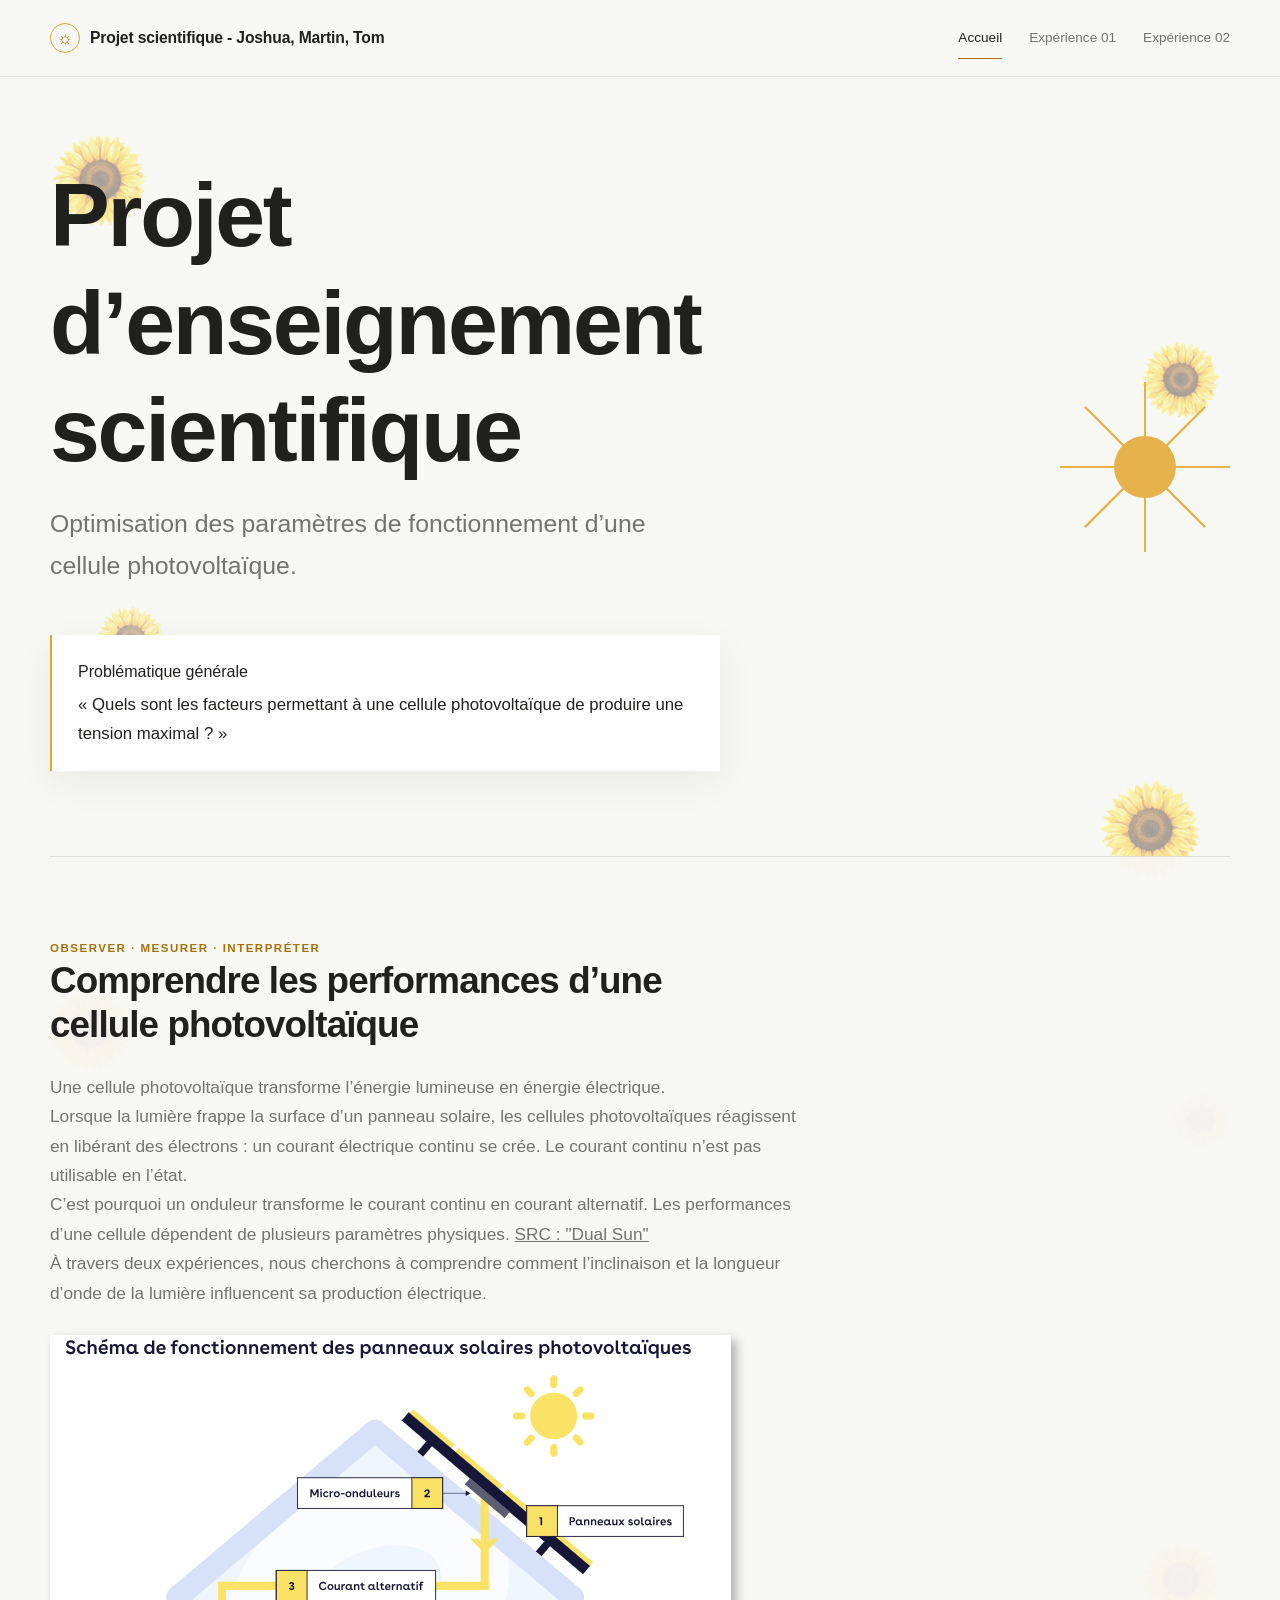
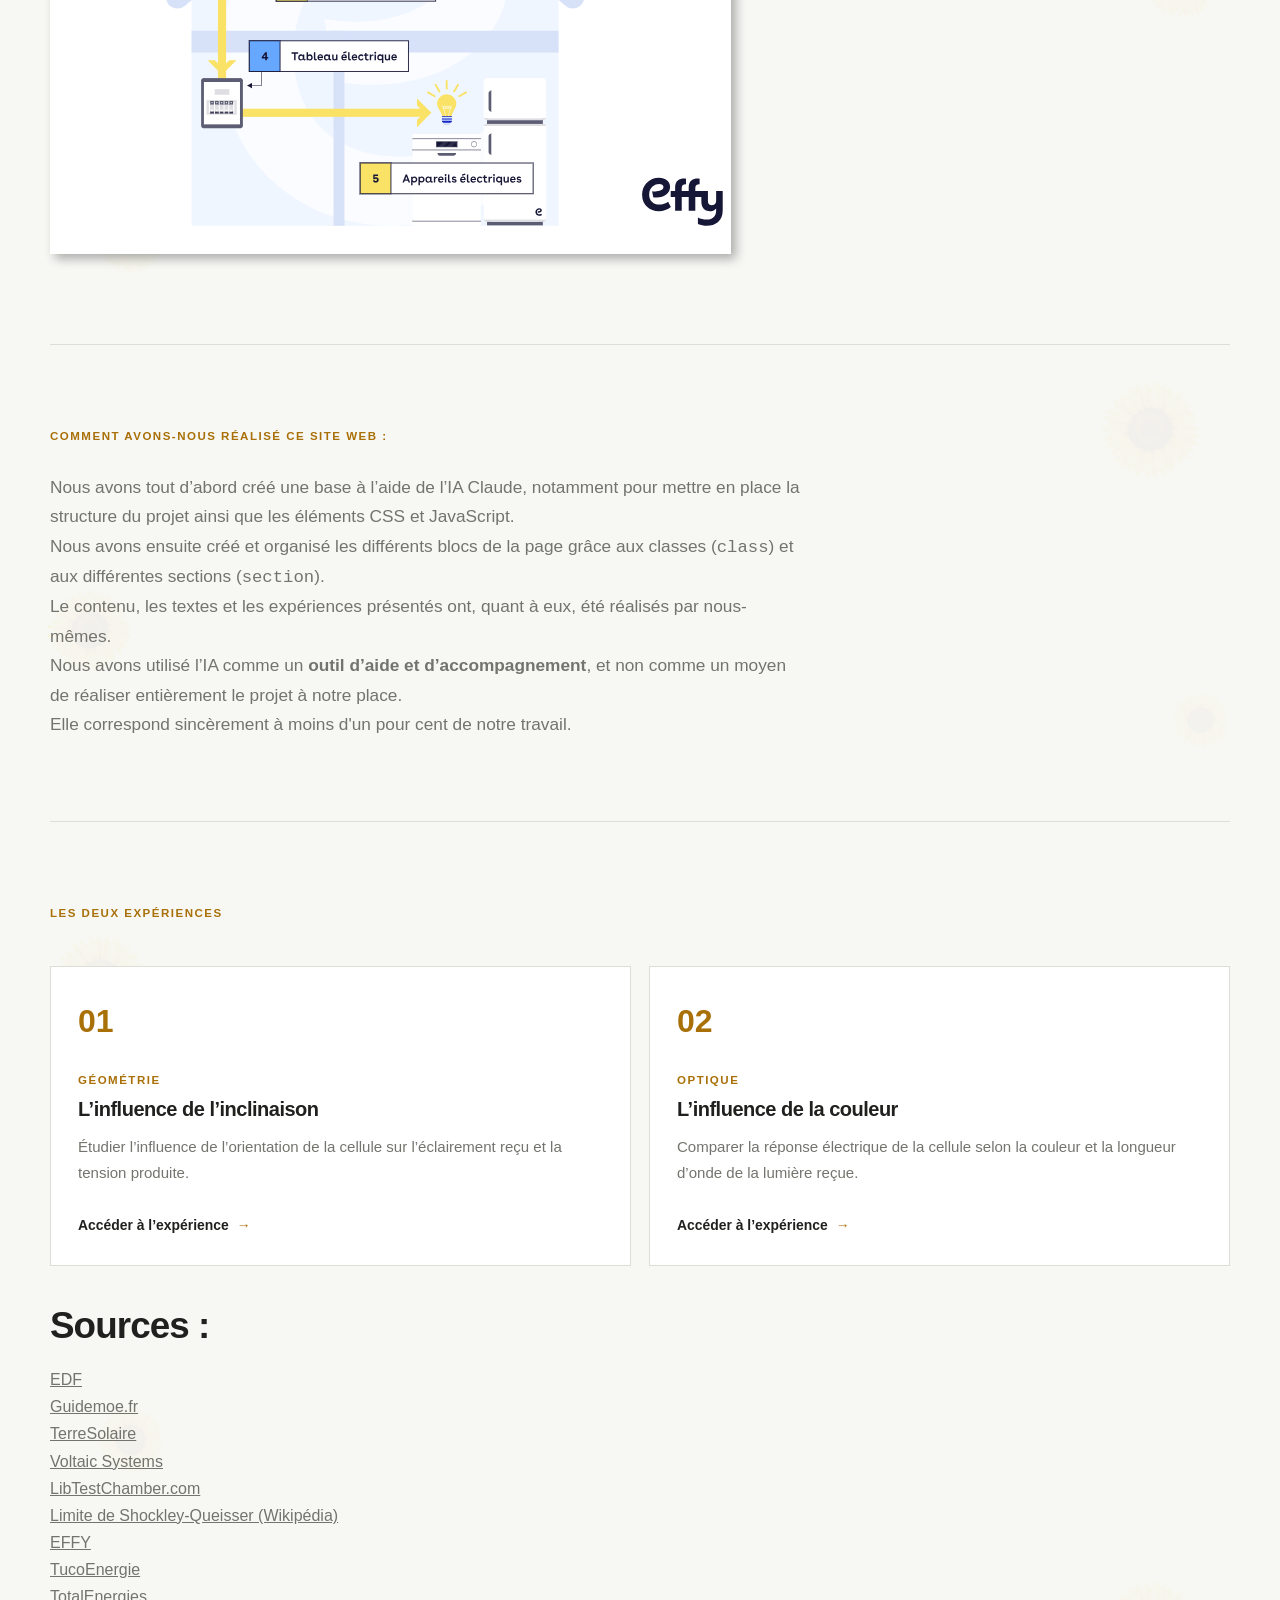
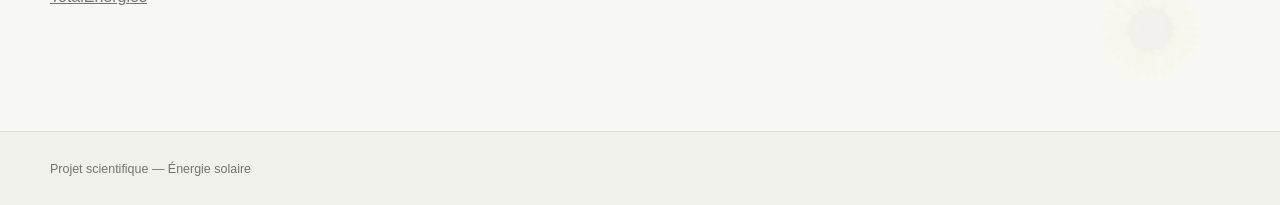
<file: index.html>
<!DOCTYPE html>
<html lang="fr">
<head>
  <meta charset="UTF-8">
  <meta name="viewport" content="width=device-width, initial-scale=1.0">
  <meta name="description" content="Projet scientifique sur l'optimisation des performances d'une cellule photovoltaïque.">
  <title>Projet scientifique - Joshua, Martin, Tom P09</title>
  <link rel="stylesheet" href="style.css">
  <script src="script.js" defer></script>
  <link rel="icon" href="Images/favicon.png" type="image/png">
</head>

<body>
  <header class="site-header">
    <div class="container nav-container">
      <a class="brand" href="index.html">
        <span class="brand-mark">☼</span>
        <span>Projet scientifique - Joshua, Martin, Tom</span>
      </a>

      <button class="menu-toggle" aria-label="Ouvrir le menu">☰</button>

      <nav class="main-nav" aria-label="Navigation principale">
        <a class="active" href="index.html">Accueil</a>
        <a href="experience1.html">Expérience 01</a>
        <a href="experience2.html">Expérience 02</a>
      </nav>
    </div>
  </header>

  <main>
    <section class="hero container">
      <div class="hero-content">
        <h1>Projet d’enseignement scientifique</h1>
        <p class="hero-subtitle">
          Optimisation des paramètres de fonctionnement
          d’une cellule photovoltaïque.
        </p>

        <div class="question-box">
          <span class="question-label">Problématique générale</span>
          <p>
            « Quels sont les facteurs permettant à une cellule photovoltaïque
            de produire une tension maximal ? »
          </p>
        </div>
      </div>

      <div class="solar-symbol" aria-hidden="true">
        <div class="sun-core"></div>
        <div class="ray ray-1"></div>
        <div class="ray ray-2"></div>
        <div class="ray ray-3"></div>
        <div class="ray ray-4"></div>
        <div class="ray ray-5"></div>
        <div class="ray ray-6"></div>
        <div class="ray ray-7"></div>
        <div class="ray ray-8"></div>
      </div>
    </section>

    <section class="intro-section container">
      <div class="section-heading">
        <p class="eyebrow">Observer · Mesurer · Interpréter</p>
        <h2>Comprendre les performances d’une cellule photovoltaïque</h2>
      </div>

      <p class="intro-text">
        Une cellule photovoltaïque transforme l’énergie lumineuse en énergie
        électrique.<br> Lorsque la lumière frappe la surface d’un panneau solaire,
        les cellules photovoltaïques réagissent en libérant des électrons : un courant électrique continu se crée.
        Le courant continu n’est pas utilisable en l’état.<br>
        C’est pourquoi un onduleur transforme le courant continu en courant alternatif.
        Les performances d’une cellule dépendent de plusieurs paramètres
        physiques. <a style="text-decoration: underline;" href="https://dualsun.com/guides/panneau-solaire/fonctionnement-panneau-solaire/">SRC : "Dual Sun"</a> <br>
        À travers deux expériences, nous cherchons à comprendre
        comment l’inclinaison et la longueur d’onde de la
        lumière influencent sa production électrique.<br>
      </p>
      <br>
      <img class="mon-element" src="Images/Schema_fonctionnement_Panneaux.png" alt="Schéma du fonctionnement d'un panneau solaire">
    </section>

    <section class="intro-section container">
      <div class="section-heading">
        <p class="eyebrow">Comment avons-nous réalisé ce site web :</p>
      </div>

      <div class="intro-text">
        <p>
          Nous avons tout d’abord créé une base à l’aide de l’IA Claude,
          notamment pour mettre en place la structure du projet ainsi que
          les éléments CSS et JavaScript.
        </p>

        <p>
          Nous avons ensuite créé et organisé les différents blocs de la page
          grâce aux classes (<code>class</code>) et aux différentes sections
          (<code>section</code>).
        </p>

        <p>
          Le contenu, les textes et les expériences présentés ont,
          quant à eux, été réalisés par nous-mêmes.
        </p>

        <p>
          Nous avons utilisé l’IA comme un <strong>outil d’aide et d’accompagnement</strong>,
          et non comme un moyen de réaliser entièrement le projet à notre place.<br>
          Elle correspond sincèrement à moins d'un pour cent de notre travail.
        </p>
      </div>
    </section>

    <section class="experiments-section container">
      <div class="section-heading">
        <p class="eyebrow">Les deux expériences</p>
      </div>

      <div class="experiment-grid">
        <article class="experiment-card">
          <div class="card-number">01</div>
          <div>
            <p class="card-tag">Géométrie</p>
            <h3>L’influence de l’inclinaison</h3>
            <p>
              Étudier l’influence de l’orientation de la cellule sur
              l’éclairement reçu et la tension produite.
            </p>
            <a class="text-link" href="experience1.html">
              Accéder à l’expérience <span>→</span>
            </a>
          </div>
        </article>

        <article class="experiment-card">
          <div class="card-number">02</div>
          <div>
            <p class="card-tag">Optique</p>
            <h3>L’influence de la couleur</h3>
            <p>
              Comparer la réponse électrique de la cellule selon la couleur et
              la longueur d’onde de la lumière reçue.
            </p>
            <a class="text-link" href="experience2.html">
              Accéder à l’expérience <span>→</span>
            </a>
          </div>
        </article>
      </div>

      <section class="content-section open-section">
        <h2>Sources :</h2>
        <p class="section-intro"></p>
        <p>
          <a href="https://www.actu-environnement.com/in/edf_enr/art01.php" style="text-decoration: underline;" target="_blank">EDF</a><br>
          <a href="https://www.guidemoe.fr/actu/239/pourquoi-les-panneaux-solaires-sont-ils-inclines-a-30-degres" style="text-decoration: underline;" target="_blank">Guidemoe.fr</a><br>
          <a href="https://terresolaire.com/" style="text-decoration: underline;" target="_blank">TerreSolaire</a><br>
          <a href="https://blog.voltaicsystems.com/solar-charger-tutorial-part-1/" style="text-decoration: underline;" target="_blank">Voltaic Systems</a><br>
          <a href="https://fr.libtestchamber.com/blog/what-is-the-spectral-response-of-a-solar-panel-and-its-impact-on-performance-2237026.html" style="text-decoration: underline;" target="_blank">LibTestChamber.com</a><br>
          <a href="https://en.wikipedia.org/wiki/Shockley%E2%80%93Queisser_limit" style="text-decoration: underline;" target="_blank">Limite de Shockley-Queisser (Wikipédia)</a><br>
          <a href="https://www.effy.fr/travaux-energetique/solaire/fonctionnement-panneaux-solaire" style="text-decoration: underline;" target="_blank">EFFY</a><br>
          <a href="https://www.tucoenergie.fr/guides/fonctionnement-panneau-photovoltaique" style="text-decoration: underline;" target="_blank">TucoEnergie</a><br>
          <a href="https://www.totalenergies.fr/particuliers/nos-services/autoconsommation-solaire/fonctionnement-panneaux-photovoltaiques" style="text-decoration: underline;" target="_blank">TotalEnergies</a>
        </p>
      </section>
    </section>
  </main>

  <footer class="site-footer">
    <div class="container footer-content">
      <p>Projet scientifique — Énergie solaire</p>
    </div>
  </footer>
</body>
</html>
</file>
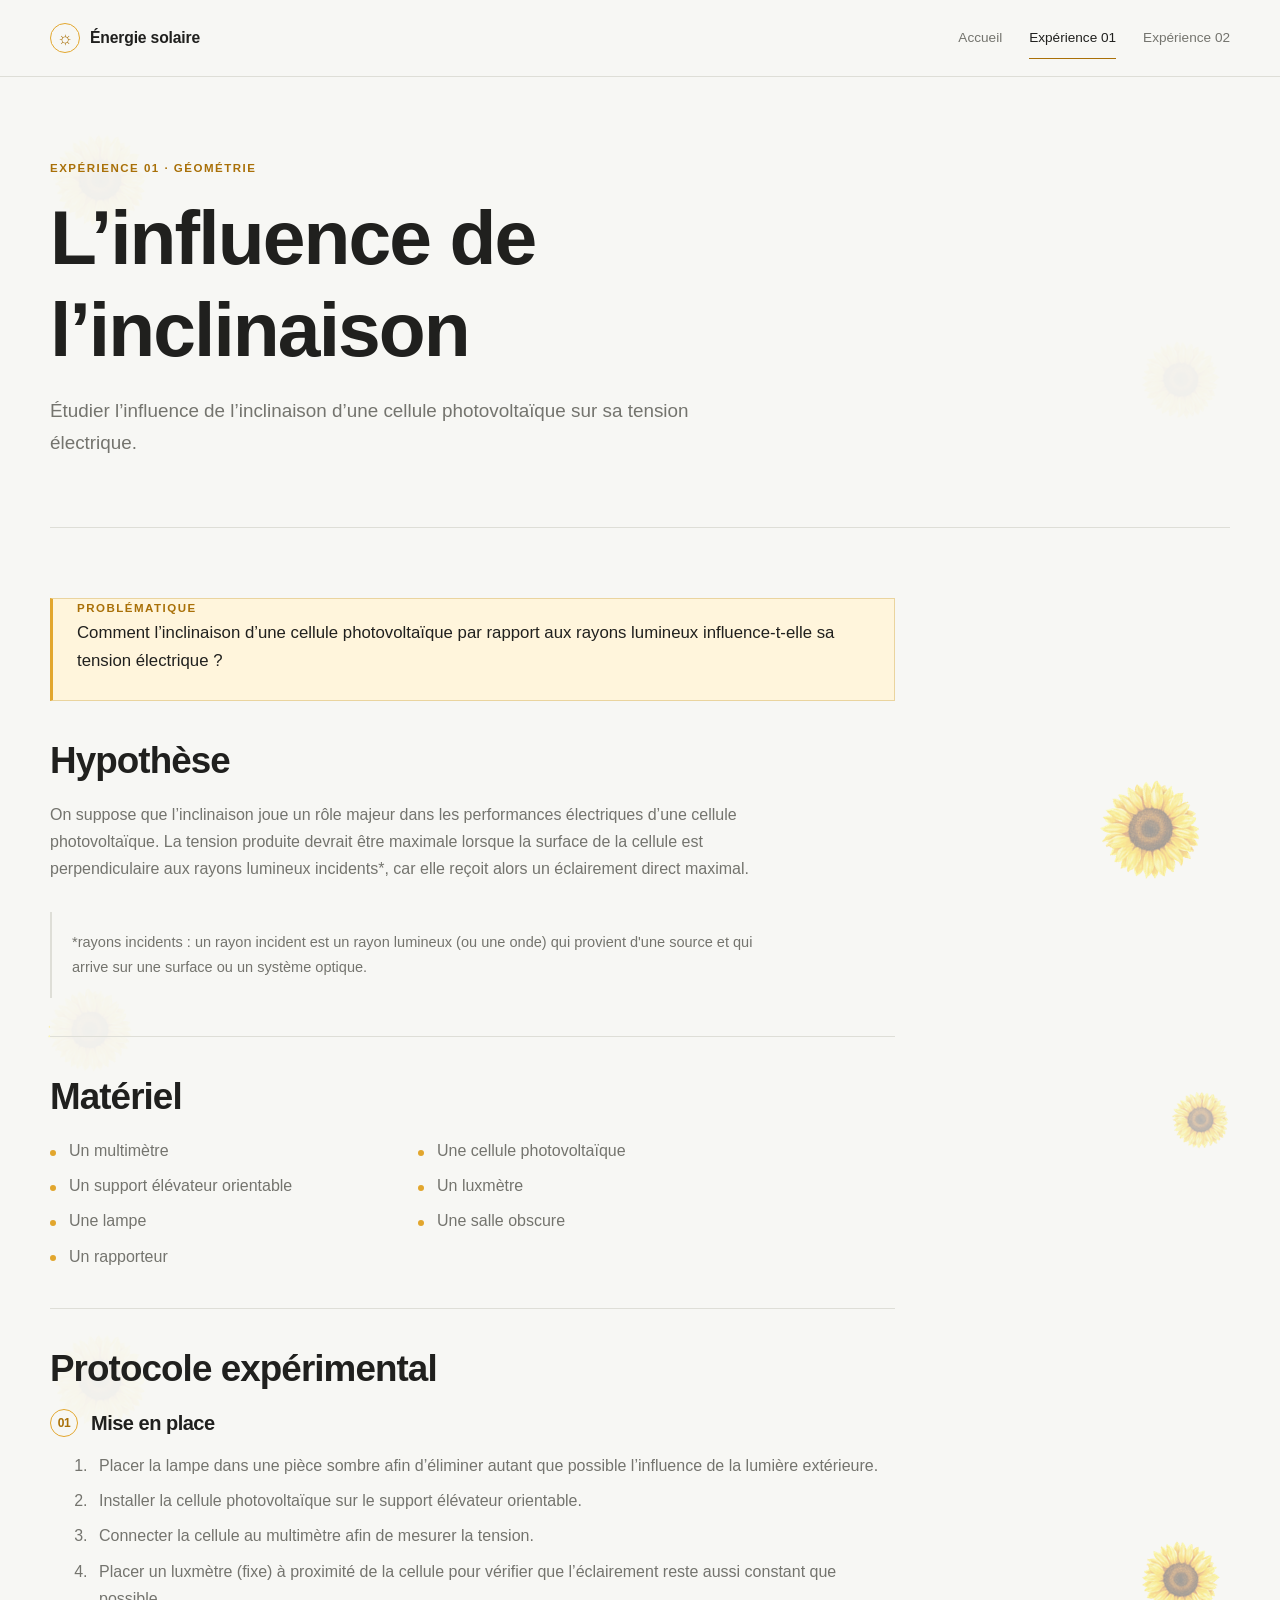
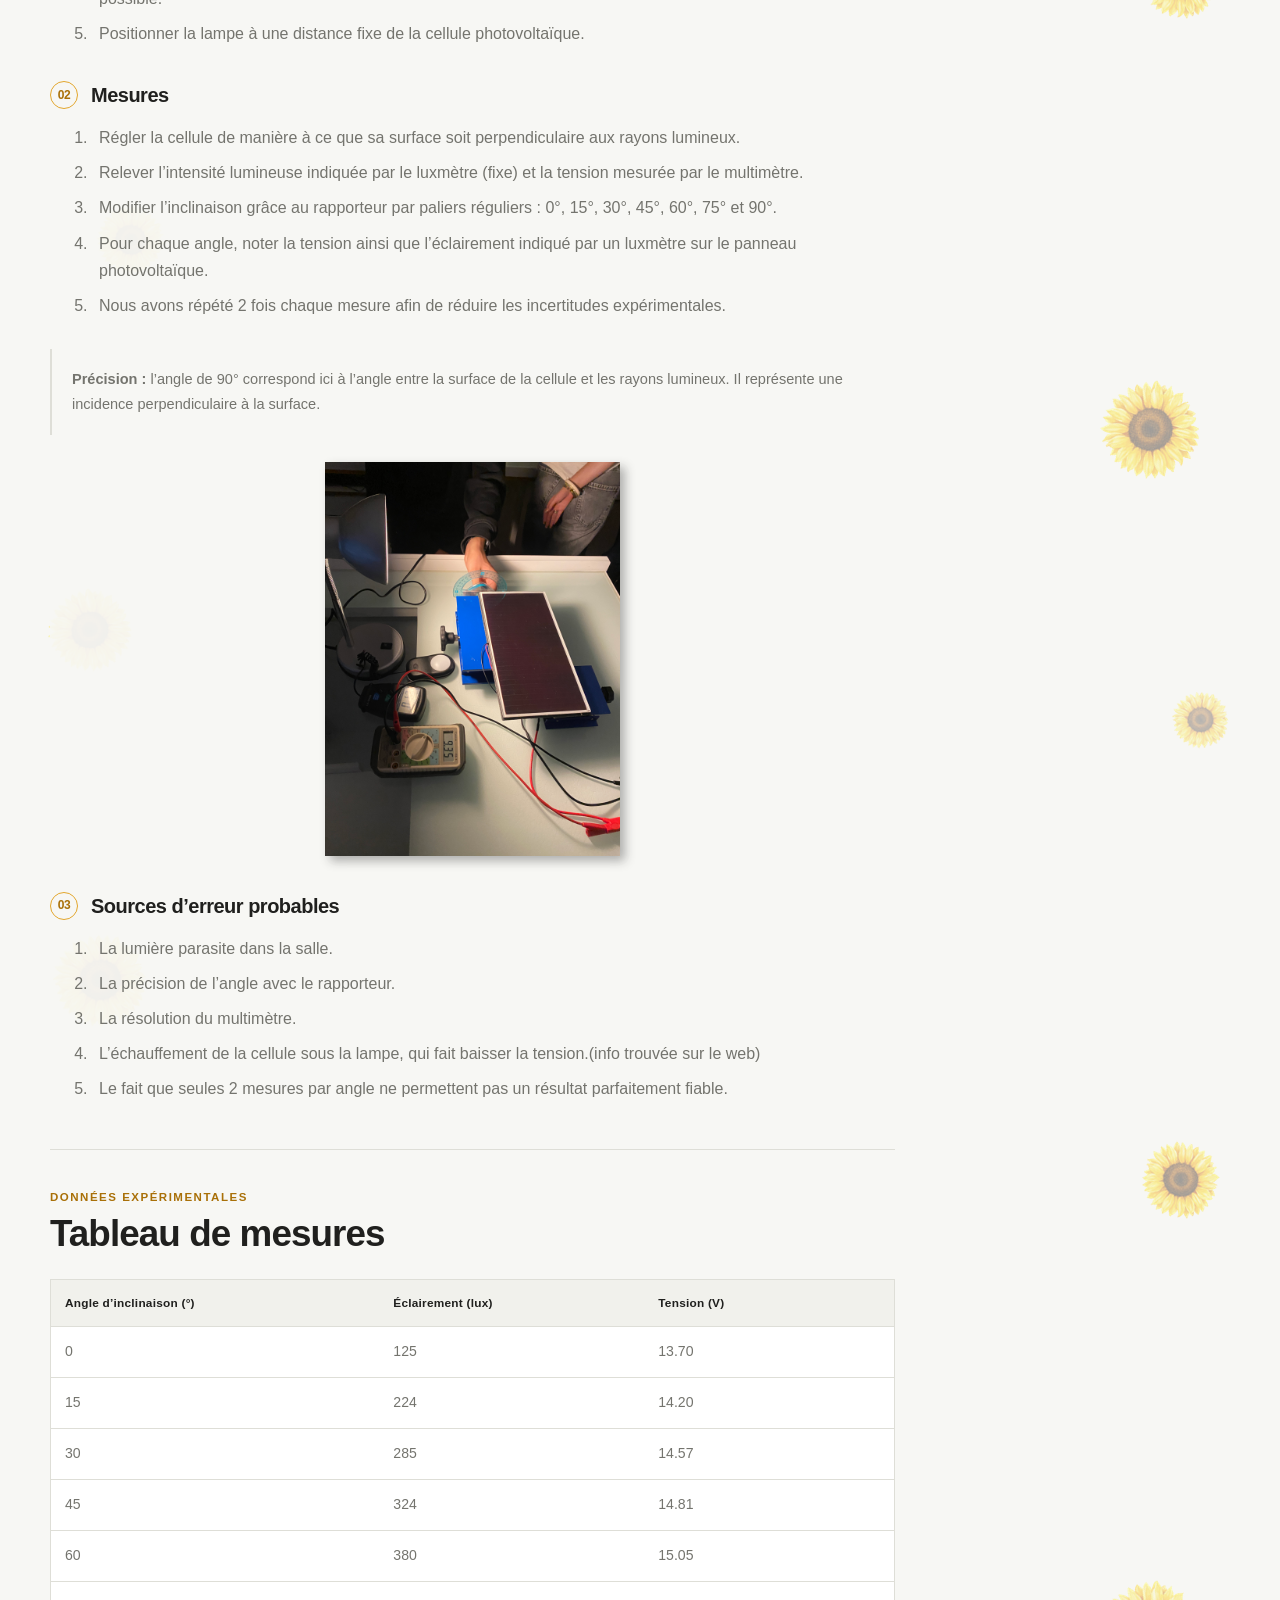
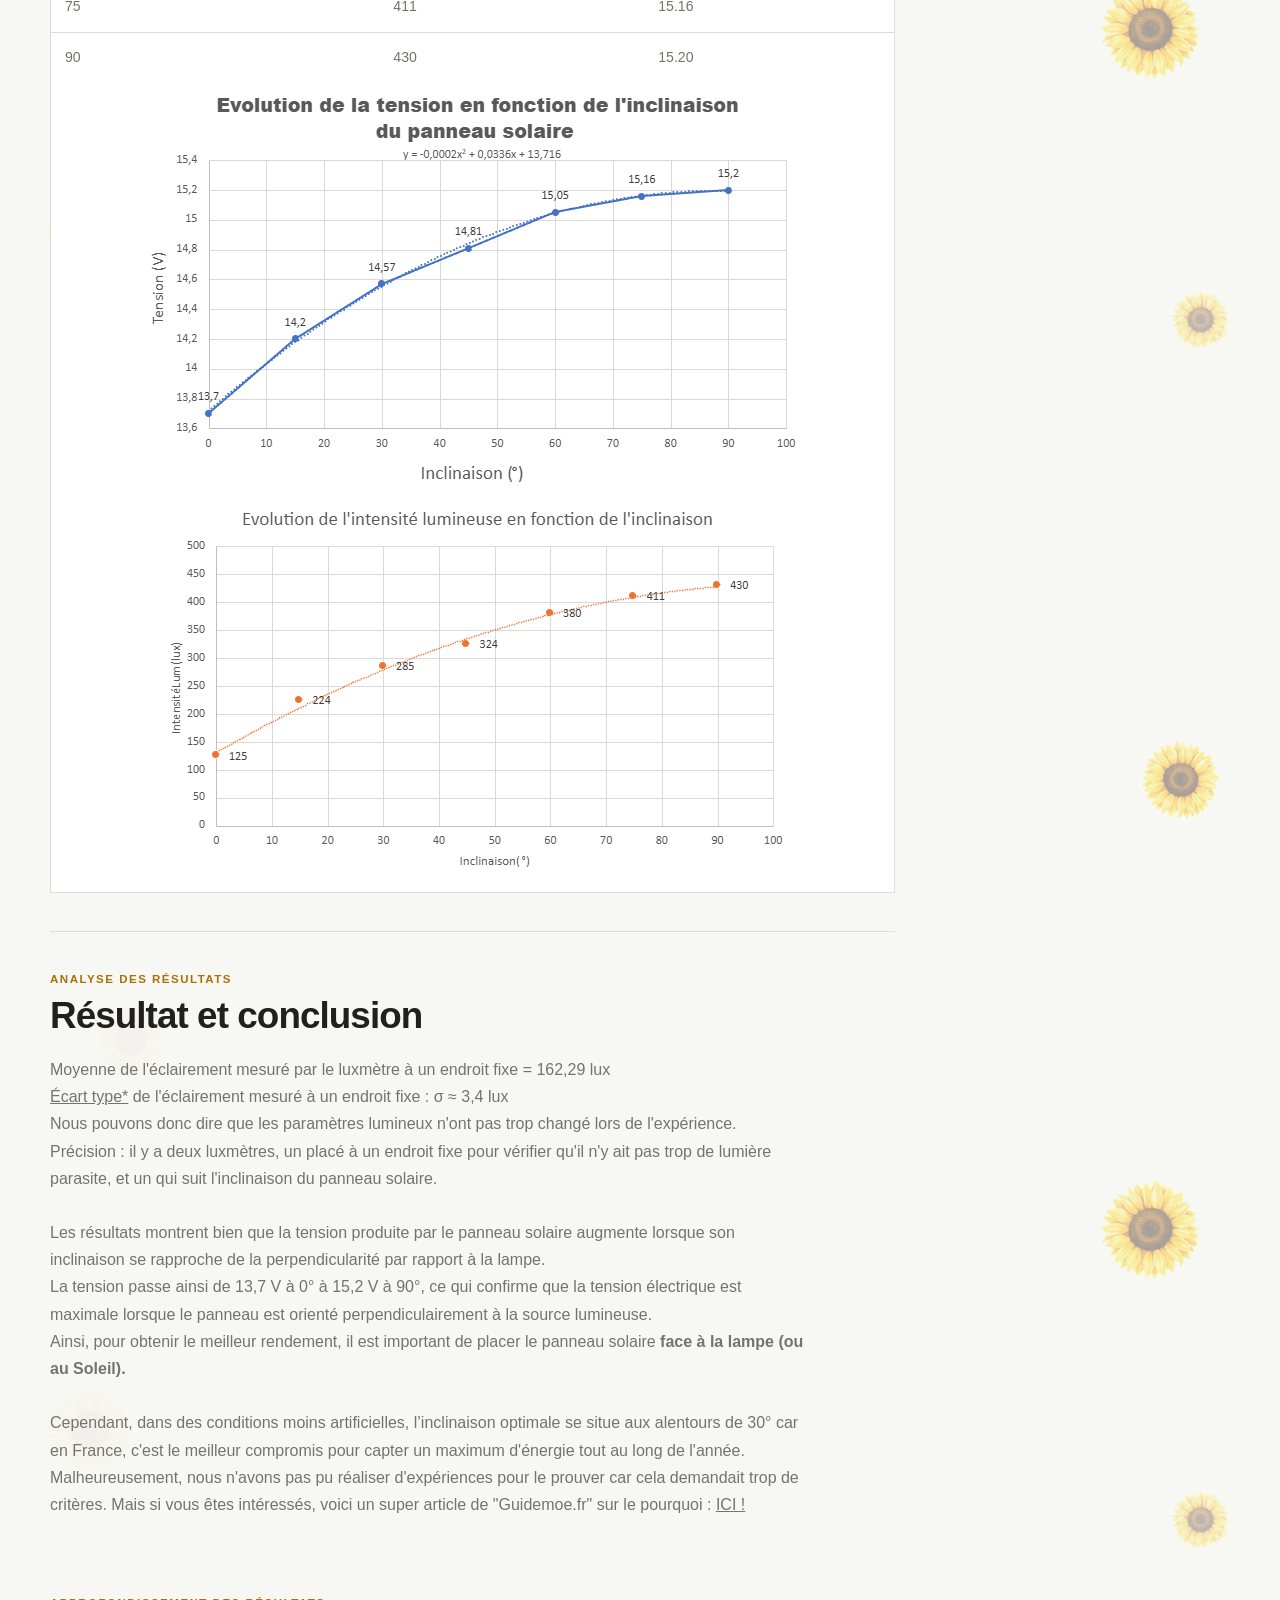
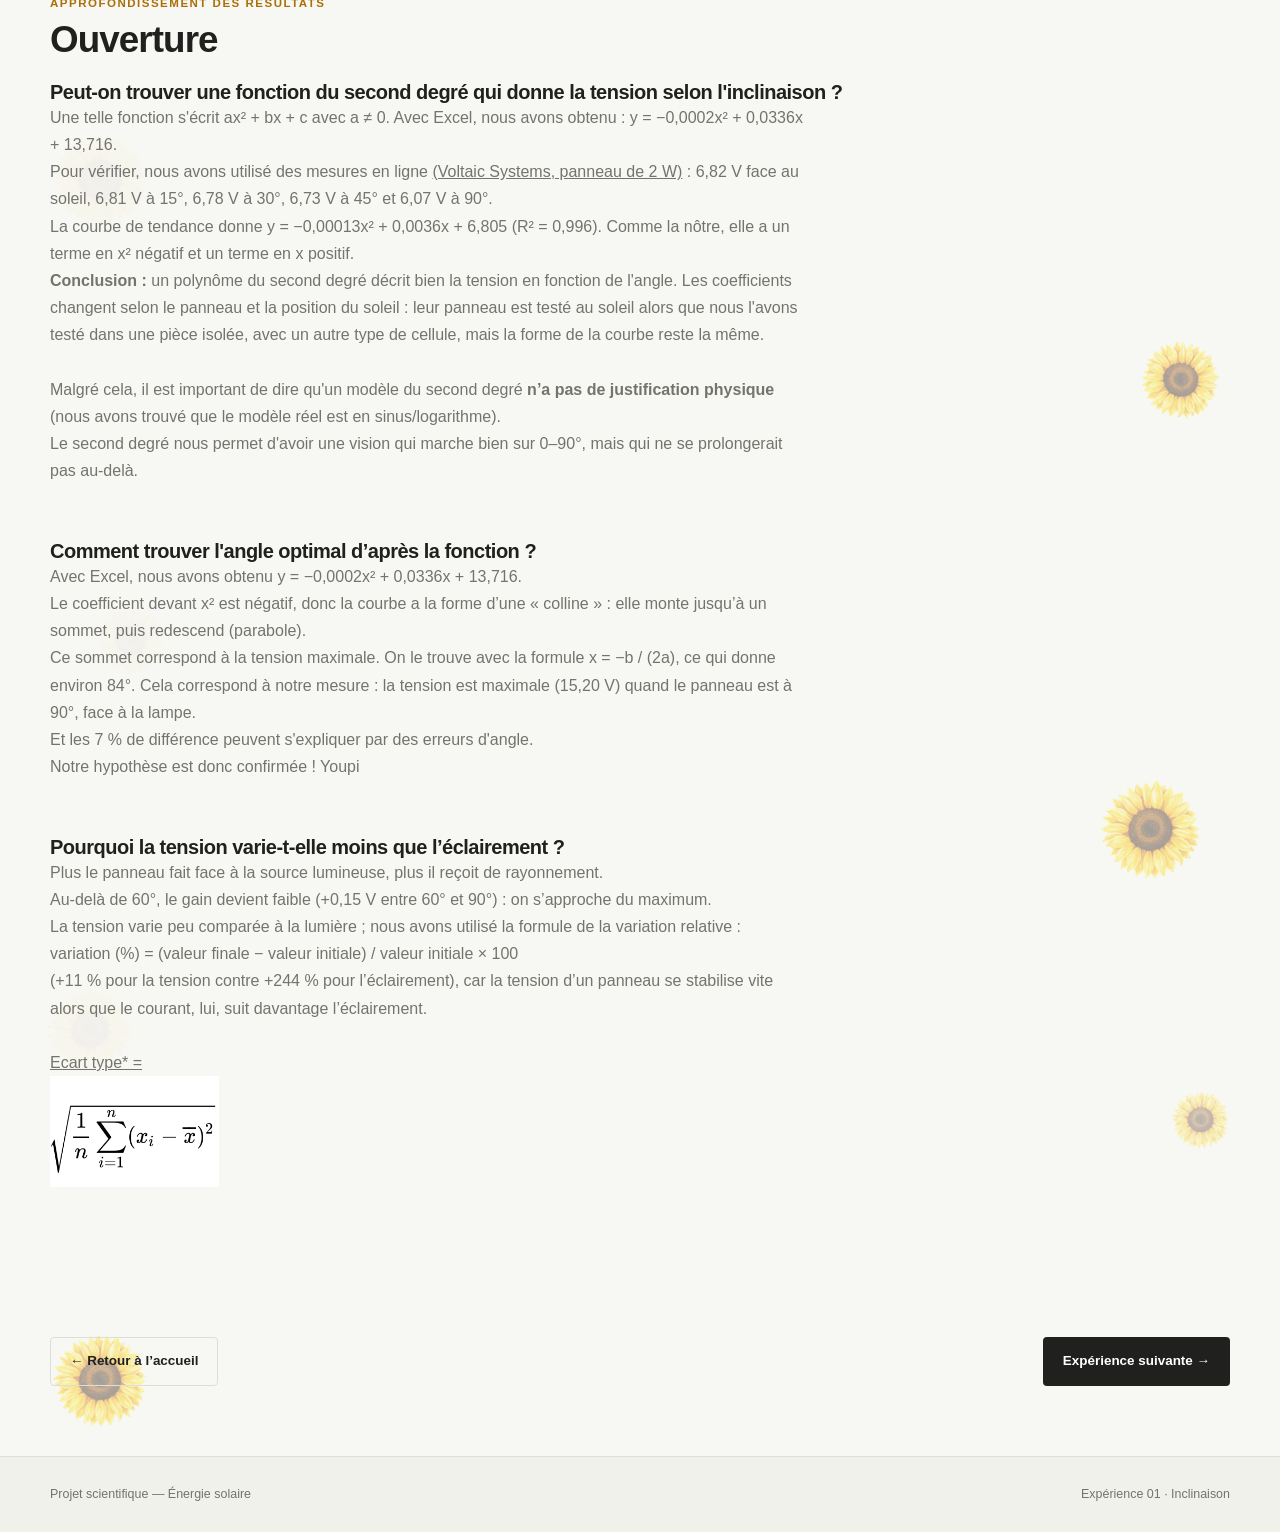
<file: experience1.html>
<!DOCTYPE html>
<html lang="fr">
<head>
  <meta charset="UTF-8">
  <meta name="viewport" content="width=device-width, initial-scale=1.0">
  <meta name="description" content="Expérience sur l'influence de l'inclinaison d'une cellule photovoltaïque.">
  <title>Expérience 01 — Inclinaison</title>
  <link rel="stylesheet" href="style.css">
  <script src="script.js" defer></script>
  <link rel="icon" href="Images/favicon.png" type="image/png">
</head>

<body>
  <header class="site-header">
    <div class="container nav-container">
      <a class="brand" href="index.html">
        <span class="brand-mark">☼</span>
        <span>Énergie solaire</span>
      </a>

      <button class="menu-toggle" aria-label="Ouvrir le menu">☰</button>

      <nav class="main-nav" aria-label="Navigation principale">
        <a href="index.html">Accueil</a>
        <a class="active" href="experience1.html">Expérience 01</a>
        <a href="experience2.html">Expérience 02</a>
      </nav>
    </div>
  </header>

  <main>
    <section class="experiment-header container">
      <p class="eyebrow">Expérience 01 · Géométrie</p>
      <h1>L’influence de l’inclinaison</h1>
      <p class="lead">
        Étudier l’influence de l’inclinaison d’une cellule photovoltaïque
        sur sa tension électrique.
      </p>
    </section>

    <div class="container experiment-layout">
      <article class="content-column">
        <section class="content-section problem-box">
          <p class="section-label">Problématique</p>
          <p>
            Comment l’inclinaison d’une cellule photovoltaïque par rapport
            aux rayons lumineux influence-t-elle sa tension électrique ?
          </p>
        </section>

        <section class="content-section">
          <h2>Hypothèse</h2>
          <p>
            On suppose que l’inclinaison joue un rôle majeur dans les
            performances électriques d’une cellule photovoltaïque. La tension
            produite devrait être maximale lorsque la surface de la cellule
            est perpendiculaire aux rayons lumineux incidents*, car elle reçoit
            alors un éclairement direct maximal.
          </p>
          <p class="note">
            *rayons incidents : un rayon incident est un rayon lumineux (ou une onde)
            qui provient d'une source et qui arrive sur une surface ou un système optique.
          </p>
        </section>

        <section class="content-section">
          <h2>Matériel</h2>
          <ul class="material-list">
            <li>Un multimètre</li>
            <li>Une cellule photovoltaïque</li>
            <li>Un support élévateur orientable</li>
            <li>Un luxmètre</li>
            <li>Une lampe</li>
            <li>Une salle obscure</li>
            <li>Un rapporteur</li>
          </ul>
        </section>

        <section class="content-section">
          <h2>Protocole expérimental</h2>

          <div class="step-block">
            <h3><span>01</span> Mise en place</h3>
            <ol>
              <li>Placer la lampe dans une pièce sombre afin d’éliminer autant que possible l’influence de la lumière extérieure.</li>
              <li>Installer la cellule photovoltaïque sur le support élévateur orientable.</li>
              <li>Connecter la cellule au multimètre afin de mesurer la tension.</li>
              <li>Placer un luxmètre (fixe) à proximité de la cellule pour vérifier que l’éclairement reste aussi constant que possible.</li>
              <li>Positionner la lampe à une distance fixe de la cellule photovoltaïque.</li>
            </ol>
          </div>

          <div class="step-block">
            <h3><span>02</span> Mesures</h3>
            <ol>
              <li>Régler la cellule de manière à ce que sa surface soit perpendiculaire aux rayons lumineux.</li>
              <li>Relever l’intensité lumineuse indiquée par le luxmètre (fixe) et la tension mesurée par le multimètre.</li>
              <li>Modifier l’inclinaison grâce au rapporteur par paliers réguliers : 0°, 15°, 30°, 45°, 60°, 75° et 90°.</li>
              <li>Pour chaque angle, noter la tension ainsi que l’éclairement indiqué par un luxmètre sur le panneau photovoltaïque.</li>
              <li>Nous avons répété 2 fois chaque mesure afin de réduire les incertitudes expérimentales.</li>
            </ol>
          </div>

          <div class="note">
            <strong>Précision :</strong> l’angle de 90° correspond ici à
            l’angle entre la surface de la cellule et les rayons lumineux.
            Il représente une incidence perpendiculaire à la surface.
          </div>

          <br> 
          <div style="text-align: center;">
            <img class="mon-element" src="Images/Exp1_Realisation.jpeg" alt="Réalisation de l'expérience 1" width="35%">
          </div>

          <br>
          <div class="step-block">
            <h3><span>03</span> Sources d’erreur probables</h3>
            <ol>
              <li>La lumière parasite dans la salle.</li>
              <li>La précision de l’angle avec le rapporteur.</li>
              <li>La résolution du multimètre.</li>
              <li>L’échauffement de la cellule sous la lampe, qui fait baisser la tension.(info trouvée sur le web)</li>
              <li>Le fait que seules 2 mesures par angle ne permettent pas un résultat parfaitement fiable.</li>
            </ol>
          </div>
        </section>

        <section class="content-section">
          <div class="section-title-row">
            <div>
              <p class="section-label">Données expérimentales</p>
              <h2>Tableau de mesures</h2>
            </div>
          </div>

          <div class="table-wrapper">
            <table data-table-id="inclinaison">
              <thead>
                <tr>
                  <th>Angle d’inclinaison (°)</th>
                  <th>Éclairement (lux)</th>
                  <th>Tension (V)</th>
                </tr>
              </thead>
              <tbody>
                <tr><td>0</td>   <td>125</td>  <td>13.70</td></tr>
                <tr><td>15</td>  <td>224</td>  <td>14.20</td></tr>
                <tr><td>30</td>  <td>285</td>  <td>14.57</td></tr>
                <tr><td>45</td>  <td>324</td>  <td>14.81</td></tr>
                <tr><td>60</td>  <td>380</td>  <td>15.05</td></tr>
                <tr><td>75</td>  <td>411</td>  <td>15.16</td></tr>
                <tr><td>90</td>  <td>430</td>  <td>15.20</td></tr>
              </tbody>
            </table>

            <div style="text-align: center;">
              <img src="Images/Courbe_volt_degrés.png" alt="Courbe de la tension en fonction de l'angle d'inclinaison"> <br>
              <img src="Images/Courbe_lux_inc.png" alt="Courbe de l'éclairement en fonction de l'angle d'inclinaison">
            </div>
          </div>
        </section>

        <section class="content-section expected-result">
          <p class="section-label">Analyse des résultats</p>
          <h2>Résultat et conclusion</h2>
          <p>
            Moyenne de l'éclairement mesuré par le luxmètre à un endroit fixe = 162,29 lux <br>
            <a style="text-decoration: underline;">Écart type*</a> de l'éclairement mesuré à un endroit fixe : σ ≈ 3,4 lux <br>
            Nous pouvons donc dire que les paramètres lumineux n'ont pas trop changé lors de l'expérience.<br>
            Précision : il y a deux luxmètres, un placé à un endroit fixe pour vérifier qu'il n'y ait pas trop de lumière parasite, et un qui suit l'inclinaison du panneau solaire.<br><br>

            Les résultats montrent bien que la tension produite par le panneau solaire
            augmente lorsque son inclinaison se rapproche de la perpendicularité par rapport à la lampe.<br>
            La tension passe ainsi de 13,7 V à 0° à 15,2 V à 90°,
            ce qui confirme que la tension électrique est maximale
            lorsque le panneau est orienté perpendiculairement
            à la source lumineuse. <br>
            Ainsi, pour obtenir le meilleur rendement,
            il est important de placer le panneau solaire <strong>face à la lampe (ou au Soleil).</strong><br><br>

            Cependant, dans des conditions moins artificielles, l’inclinaison optimale se situe aux alentours de 30° car<br>
            en France, c'est le meilleur compromis pour capter un maximum d'énergie tout au long de l'année. <br>
            Malheureusement, nous n'avons pas pu réaliser d'expériences pour le prouver car cela demandait trop de critères.
            Mais si vous êtes intéressés, voici un super article de "Guidemoe.fr" sur le pourquoi :
            <a href="https://www.guidemoe.fr/actu/239/pourquoi-les-panneaux-solaires-sont-ils-inclines-a-30-degres" style="text-decoration: underline;" target="_blank">ICI !</a>
          </p>
        </section>

        <section class="content-section expected-result">
          <p class="section-label">Approfondissement des résultats</p>
          <h2>Ouverture</h2>
          <h3>Peut-on trouver une fonction du second degré qui donne la tension selon l'inclinaison ?</h3>
          <p>Une telle fonction s'écrit ax² + bx + c avec a ≠ 0. Avec Excel, nous avons obtenu : y = −0,0002x² + 0,0336x + 13,716.</p>
          <p>Pour vérifier, nous avons utilisé des mesures en ligne <a href="https://blog.voltaicsystems.com/solar-charger-tutorial-part-1/" style="text-decoration: underline;" target="_blank">(Voltaic Systems, panneau de 2 W)</a>
            : 6,82 V face au soleil, 6,81 V à 15°, 6,78 V à 30°, 6,73 V à 45° et 6,07 V à 90°. <br>
            La courbe de tendance donne y = −0,00013x² + 0,0036x + 6,805 (R² = 0,996). Comme la nôtre, elle a un terme en x² négatif et un terme en x positif.</p>
          <p><strong>Conclusion :</strong> un polynôme du second degré décrit bien la tension en fonction de l'angle.
            Les coefficients changent selon le panneau et la position du soleil :
            leur panneau est testé au soleil alors que nous l'avons testé dans une pièce isolée, avec un autre type de cellule, mais la forme de la courbe reste la même.</p>
          <br>
          <p>Malgré cela, il est important de dire qu'un modèle du second degré <strong>n’a pas de justification physique</strong> (nous avons trouvé que le modèle réel est en sinus/logarithme).<br>
            Le second degré nous permet d'avoir une vision qui marche bien sur 0–90°, mais qui ne se prolongerait pas au-delà.</p>
          <br><br>

          <h3>Comment trouver l'angle optimal d’après la fonction ?</h3>
          <p>Avec Excel, nous avons obtenu y = −0,0002x² + 0,0336x + 13,716.<br>
            Le coefficient devant x² est négatif, donc la courbe a la forme d’une « colline » : elle monte jusqu’à un sommet, puis redescend (parabole).<br>
            Ce sommet correspond à la tension maximale. On le trouve avec la formule x = −b / (2a), ce qui donne environ 84°.
            Cela correspond à notre mesure : la tension est maximale (15,20 V) quand le panneau est à 90°, face à la lampe.<br>
            Et les 7 % de différence peuvent s'expliquer par des erreurs d'angle.<br>
            Notre hypothèse est donc confirmée ! Youpi</p>
          <br><br>

          <h3>Pourquoi la tension varie-t-elle moins que l’éclairement ?</h3>
          <p>Plus le panneau fait face à la source lumineuse, plus il reçoit de rayonnement. <br>
            Au-delà de 60°, le gain devient faible (+0,15 V entre 60° et 90°) : on s’approche du maximum. <br>
            La tension varie peu comparée à la lumière ; nous avons utilisé la formule de la variation relative : <br>
            variation (%) = (valeur finale − valeur initiale) / valeur initiale × 100 <br>
            (+11 % pour la tension contre +244 % pour l’éclairement), car la tension d’un panneau se stabilise vite alors que le courant, lui, suit davantage l’éclairement.<br>
          </p>

          <p style="text-decoration: underline;"><br>Ecart type* =</p><img src="Images/ecart-type.png" width="20%"> 
        </section>

        
      </article>
    </div>
  </main>

  <nav class="page-navigation container" aria-label="Navigation entre les expériences">
    <a class="button button-outline" href="index.html">← Retour à l’accueil</a>
    <a class="button button-primary" href="experience2.html">Expérience suivante →</a>
  </nav>

  <footer class="site-footer">
    <div class="container footer-content">
      <p>Projet scientifique — Énergie solaire</p>
      <p>Expérience 01 · Inclinaison</p>
    </div>
  </footer>
</body>
</html>
</file>
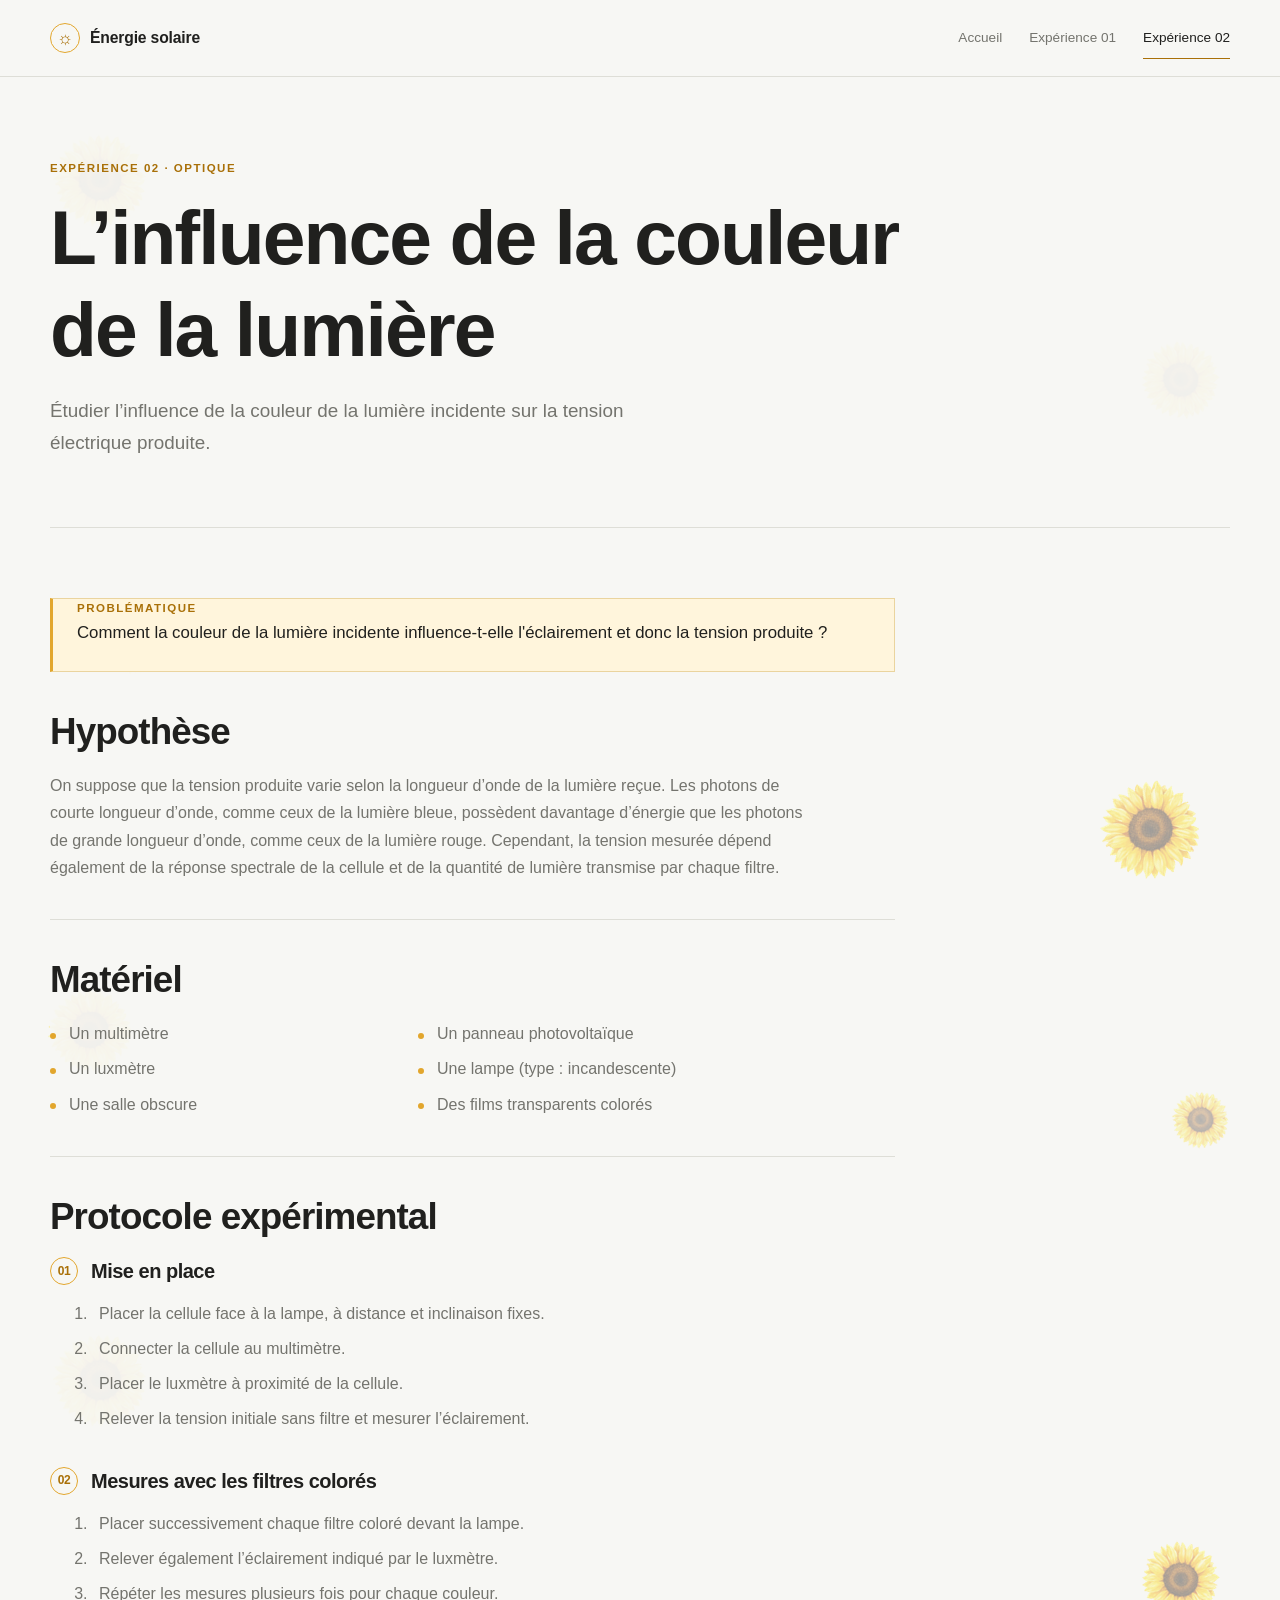
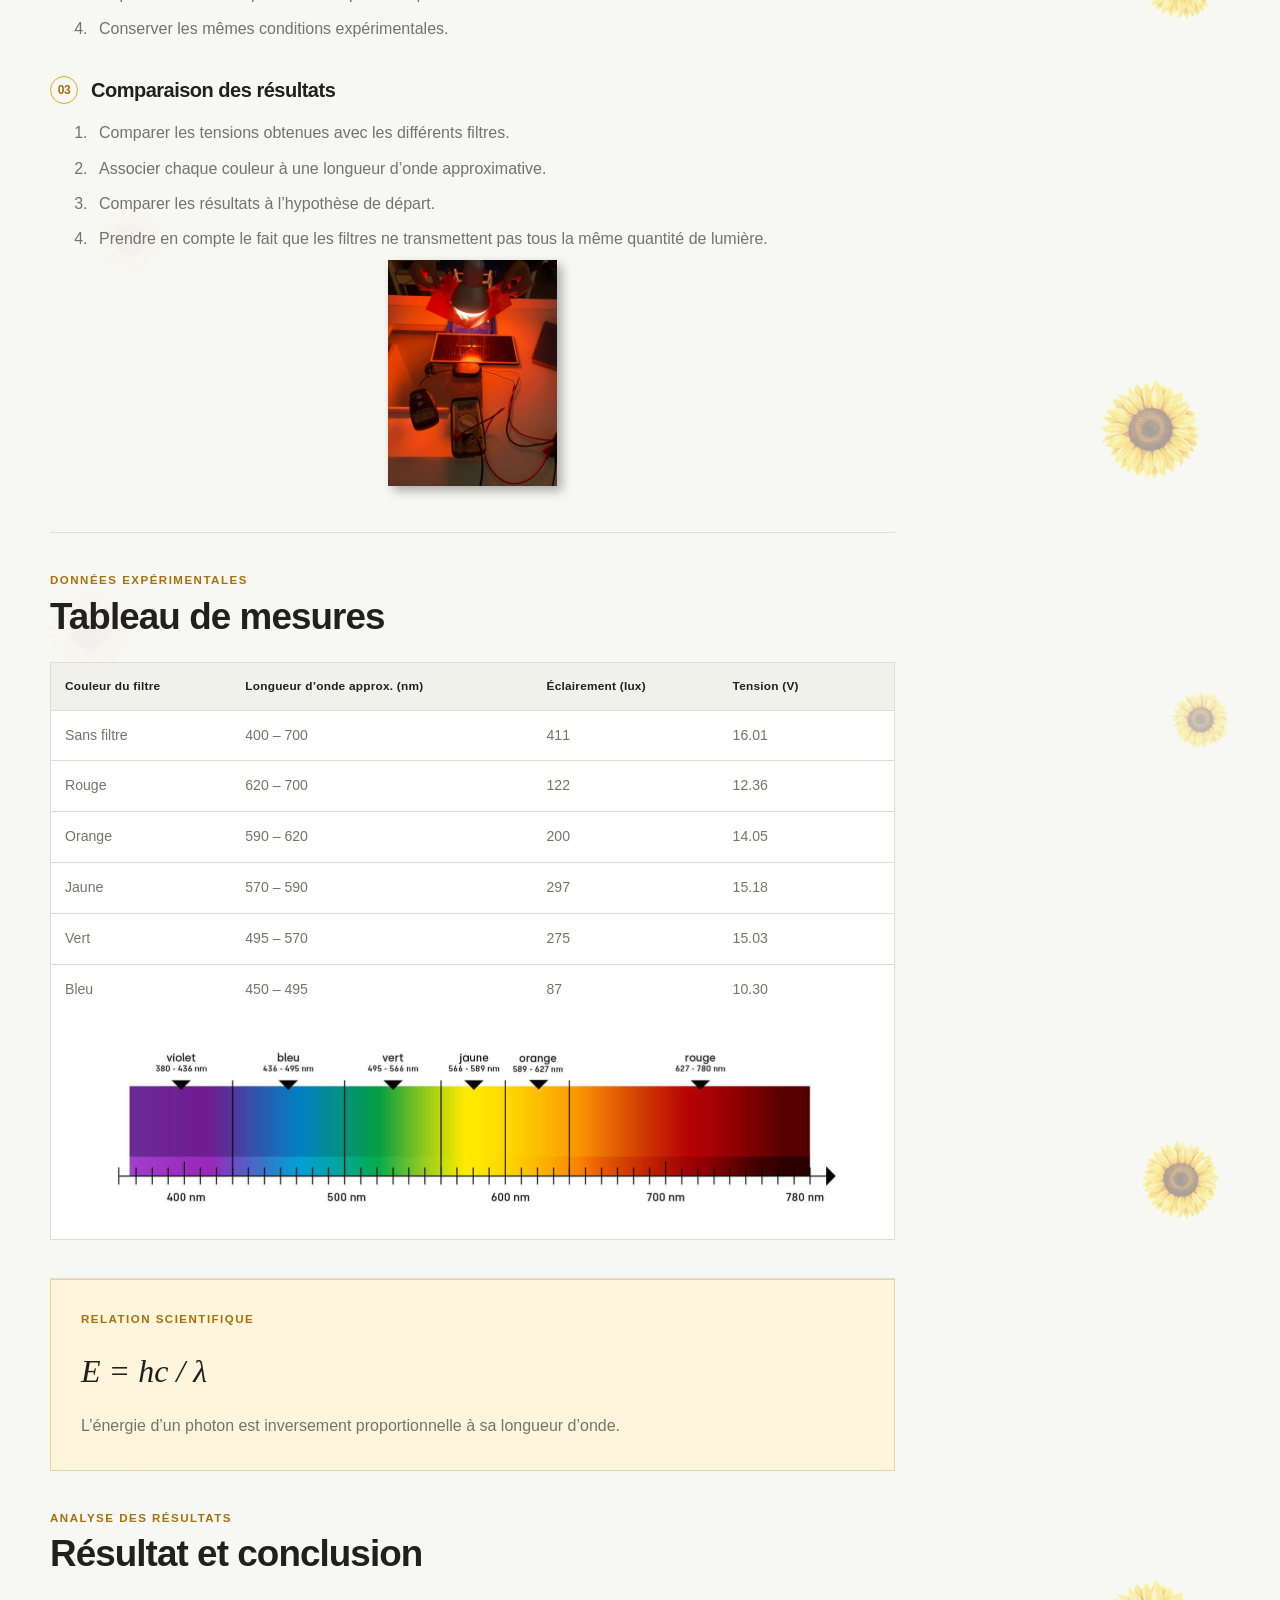
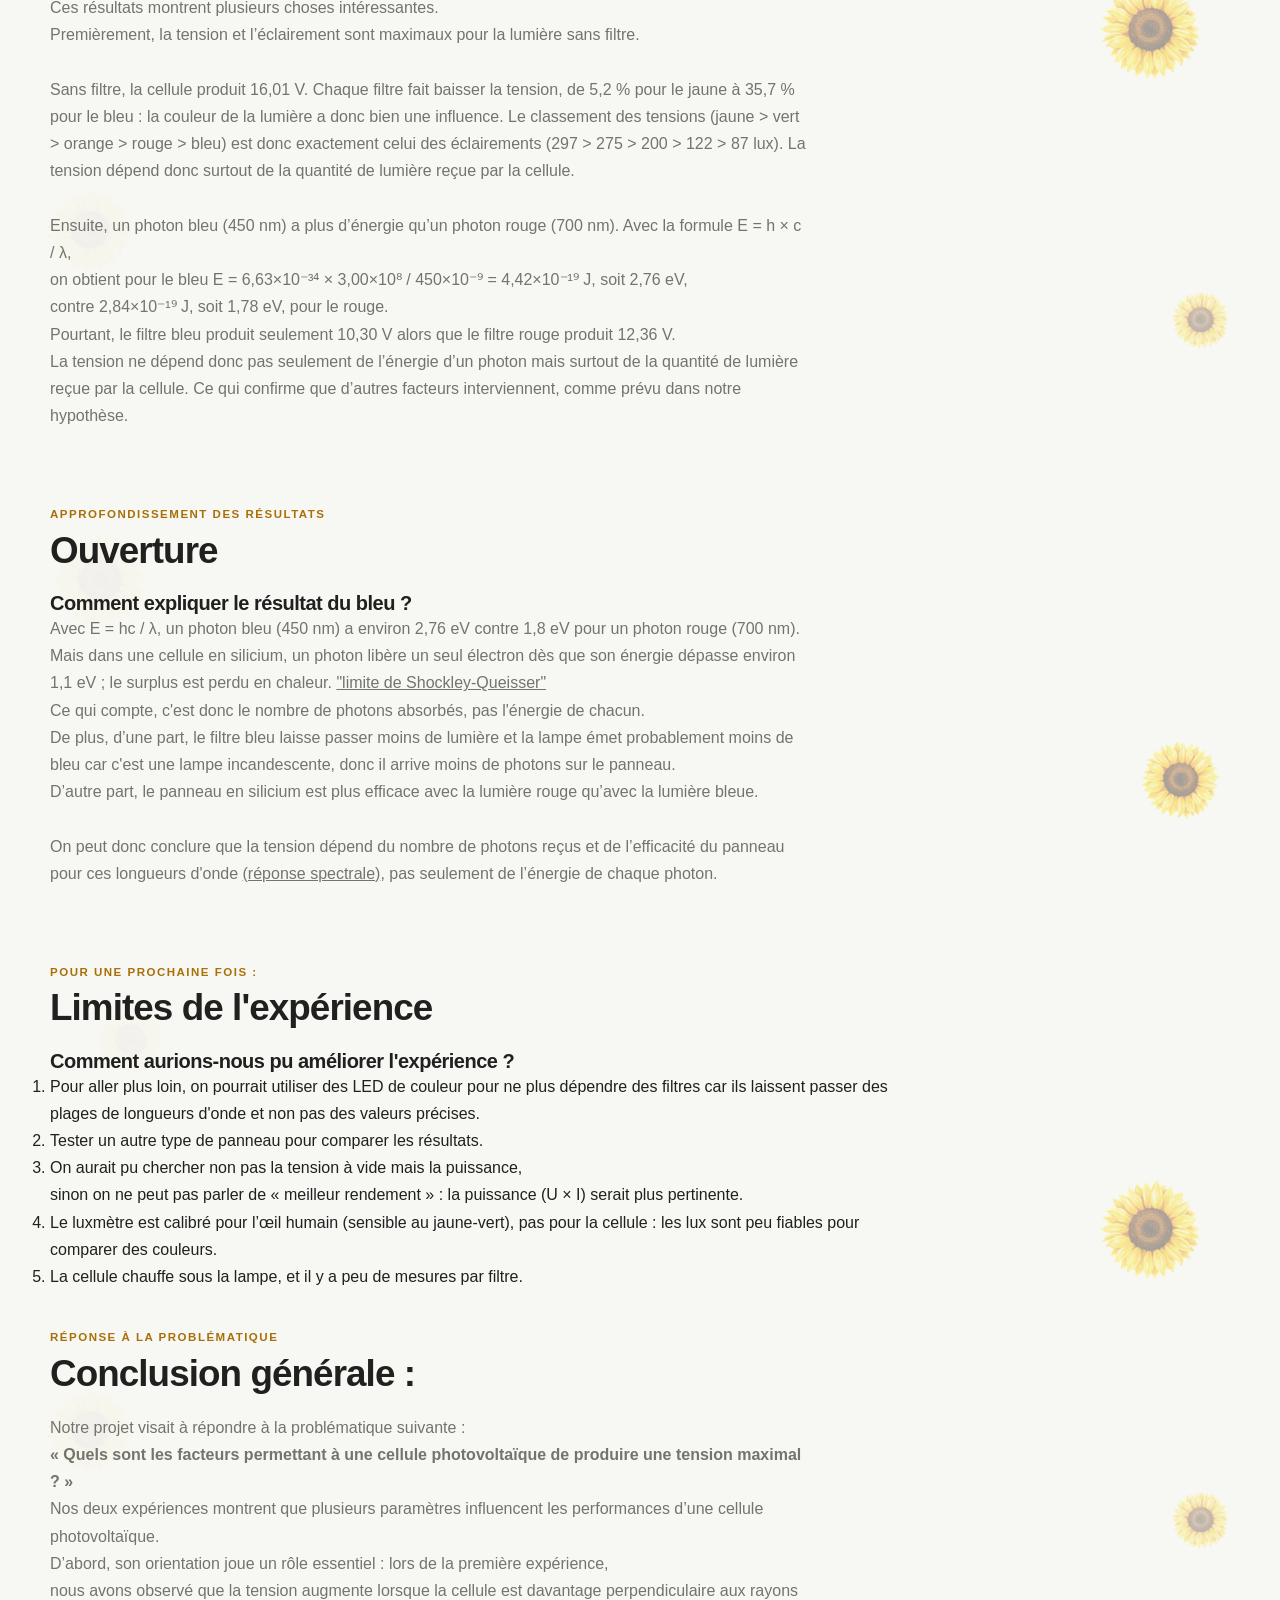
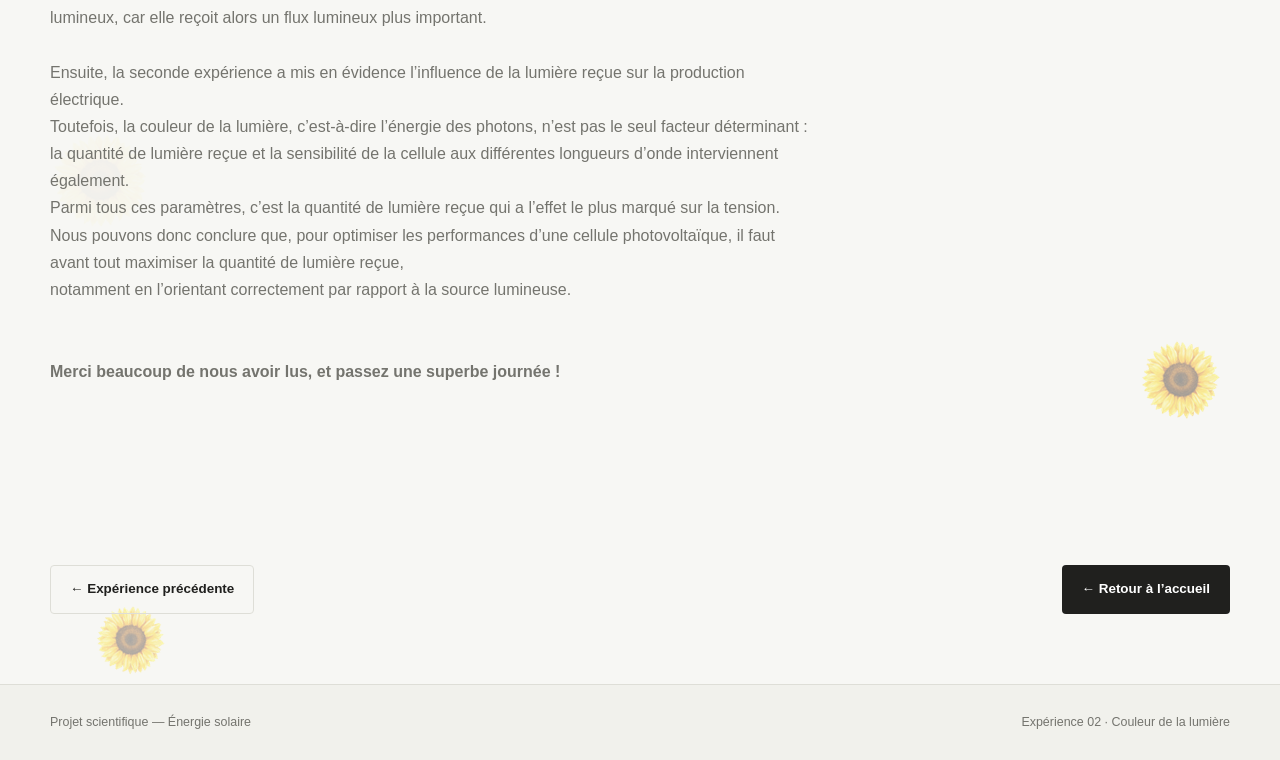
<file: experience2.html>
<!DOCTYPE html>
<html lang="fr">
<head>
  <meta charset="UTF-8">
  <meta name="viewport" content="width=device-width, initial-scale=1.0">
  <meta name="description" content="Expérience sur l'influence de la couleur de la lumière sur une cellule photovoltaïque.">
  <title>Expérience 02 — Couleur de la lumière</title>
  <link rel="stylesheet" href="style.css">
  <script src="script.js" defer></script>
  <link rel="icon" href="Images/favicon.png" type="image/png">
</head>

<body>
  <header class="site-header">
    <div class="container nav-container">
      <a class="brand" href="index.html">
        <span class="brand-mark">☼</span>
        <span>Énergie solaire</span>
      </a>

      <button class="menu-toggle" aria-label="Ouvrir le menu">☰</button>

      <nav class="main-nav" aria-label="Navigation principale">
        <a href="index.html">Accueil</a>
        <a href="experience1.html">Expérience 01</a>
        <a class="active" href="experience2.html">Expérience 02</a>
      </nav>
    </div>
  </header>

  <main>
    <section class="experiment-header container">
      <p class="eyebrow">Expérience 02 · Optique</p>
      <h1>L’influence de la couleur de la lumière</h1>
      <p class="lead">
        Étudier l’influence de la couleur de la lumière incidente
        sur la tension électrique produite.
      </p>
    </section>

    <div class="container experiment-layout">
      <article class="content-column">
        <section class="content-section problem-box">
          <p class="section-label">Problématique</p>
          <p>
            Comment la couleur de la lumière incidente influence-t-elle
            l'éclairement et donc la tension produite ?
          </p>
        </section>

        <section class="content-section">
          <h2>Hypothèse</h2>
          <p>
            On suppose que la tension produite varie selon la longueur d’onde
            de la lumière reçue. Les photons de courte longueur d’onde, comme
            ceux de la lumière bleue, possèdent davantage d’énergie que les
            photons de grande longueur d’onde, comme ceux de la lumière rouge.
            Cependant, la tension mesurée dépend également de la réponse
            spectrale de la cellule et de la quantité de lumière transmise par
            chaque filtre.
          </p>
        </section>

        <section class="content-section">
          <h2>Matériel</h2>
          <ul class="material-list">
            <li>Un multimètre</li>
            <li>Un panneau photovoltaïque</li>
            <li>Un luxmètre</li>
            <li>Une lampe (type : incandescente)</li>
            <li>Une salle obscure</li>
            <li>Des films transparents colorés</li>
          </ul>
        </section>

        <section class="content-section">
          <h2>Protocole expérimental</h2>

          <div class="step-block">
            <h3><span>01</span> Mise en place</h3>
            <ol>
              <li>Placer la cellule face à la lampe, à distance et inclinaison fixes.</li>
              <li>Connecter la cellule au multimètre.</li>
              <li>Placer le luxmètre à proximité de la cellule.</li>
              <li>Relever la tension initiale sans filtre et mesurer l’éclairement.</li>
            </ol>
          </div>

          <div class="step-block">
            <h3><span>02</span> Mesures avec les filtres colorés</h3>
            <ol>
              <li>Placer successivement chaque filtre coloré devant la lampe.</li>
              <li>Relever également l’éclairement indiqué par le luxmètre.</li>
              <li>Répéter les mesures plusieurs fois pour chaque couleur.</li>
              <li>Conserver les mêmes conditions expérimentales.</li>
            </ol>
          </div>

          <div class="step-block">
            <h3><span>03</span> Comparaison des résultats</h3>
            <ol>
              <li>Comparer les tensions obtenues avec les différents filtres.</li>
              <li>Associer chaque couleur à une longueur d’onde approximative.</li>
              <li>Comparer les résultats à l’hypothèse de départ.</li>
              <li>Prendre en compte le fait que les filtres ne transmettent pas tous la même quantité de lumière.</li>
            </ol>
          </div>

          <div style="text-align: center;">
            <img class="mon-element" src="Images/Exp2_Realisation.jpeg" alt="Réalisation de l'expérience 2" width="20%">
          </div>
        </section>

        <section class="content-section">
          <div class="section-title-row">
            <div>
              <p class="section-label">Données expérimentales</p>
              <h2>Tableau de mesures</h2>
            </div>
          </div>

          <div class="table-wrapper">
            <table data-table-id="couleur">
              <thead>
                <tr>
                  <th>Couleur du filtre</th>
                  <th>Longueur d’onde approx. (nm)</th>
                  <th>Éclairement (lux)</th>
                  <th>Tension (V)</th>
                </tr>
              </thead>
              <tbody>
                <tr><td>Sans filtre</td> <td>400 – 700</td> <td>411</td> <td>16.01</td></tr>
                <tr><td>Rouge</td>       <td>620 – 700</td> <td>122</td> <td>12.36</td></tr>
                <tr><td>Orange</td>      <td>590 – 620</td> <td>200</td> <td>14.05</td></tr>
                <tr><td>Jaune</td>       <td>570 – 590</td> <td>297</td> <td>15.18</td></tr>
                <tr><td>Vert</td>        <td>495 – 570</td> <td>275</td> <td>15.03</td></tr>
                <tr><td>Bleu</td>        <td>450 – 495</td> <td>87</td>  <td>10.30</td></tr>
              </tbody>
            </table><br>

            <div style="text-align: center;">
              <img src="Images/schema_spectre_visible.png" alt="Schéma des longueurs d'onde du spectre visible">
            </div>
          </div>
        </section>

        <section class="content-section formula-card">
          <p class="section-label">Relation scientifique</p>
          <div class="formula">E = hc / λ</div>
          <p>
            L’énergie d’un photon est inversement proportionnelle à sa
            longueur d’onde.
          </p>
        </section>

        <section class="content-section expected-result">
          <p class="section-label">Analyse des résultats</p>
          <h2>Résultat et conclusion</h2>
          <p>
            Ces résultats montrent plusieurs choses intéressantes.<br>
            Premièrement, la tension et l’éclairement sont maximaux pour la lumière sans filtre. <br><br>
            Sans filtre, la cellule produit 16,01 V. Chaque filtre fait baisser la tension, de 5,2 % pour le jaune à 35,7 % pour le bleu : la couleur de la lumière a donc bien une influence.
            Le classement des tensions (jaune > vert > orange > rouge > bleu) est donc exactement celui des éclairements (297 > 275 > 200 > 122 > 87 lux).
            La tension dépend donc surtout de la quantité de lumière reçue par la cellule.<br><br>

            Ensuite, un photon bleu (450 nm) a plus d’énergie qu’un photon rouge (700 nm). Avec la formule E = h × c / λ, <br>
            on obtient pour le bleu E = 6,63×10⁻³⁴ × 3,00×10⁸ / 450×10⁻⁹ = 4,42×10⁻¹⁹ J, soit 2,76 eV, <br>
            contre 2,84×10⁻¹⁹ J, soit 1,78 eV, pour le rouge. <br>
            Pourtant, le filtre bleu produit seulement 10,30 V alors que le filtre rouge produit 12,36 V. <br>
            La tension ne dépend donc pas seulement de l’énergie d’un photon mais surtout de la quantité de lumière reçue par la cellule.
            Ce qui confirme que d’autres facteurs interviennent, comme prévu dans notre hypothèse.
          </p>
        </section>

        <section class="content-section expected-result">
          <p class="section-label">Approfondissement des résultats</p>
          <h2>Ouverture</h2>
          <h3>Comment expliquer le résultat du bleu ?</h3>
          <p>
            Avec E = hc / λ, un photon bleu (450 nm) a environ 2,76 eV contre 1,8 eV pour un photon rouge (700 nm). <br>
            Mais dans une cellule en silicium, un photon libère un seul électron dès que son énergie dépasse environ 1,1 eV ; le surplus est perdu en chaleur. <a href="https://en.wikipedia.org/wiki/Shockley%E2%80%93Queisser_limit" style="text-decoration: underline;" target="_blank">"limite de Shockley-Queisser"</a><br>
            Ce qui compte, c'est donc le nombre de photons absorbés, pas l'énergie de chacun. <br>
            De plus, d’une part, le filtre bleu laisse passer moins de lumière et la lampe émet probablement moins de bleu car c'est une lampe incandescente, donc il arrive moins de photons sur le panneau. <br>
            D’autre part, le panneau en silicium est plus efficace avec la lumière rouge qu’avec la lumière bleue. <br><br>
            On peut donc conclure que la tension dépend du nombre de photons reçus et de l’efficacité du panneau pour ces longueurs d'onde
            <a href="https://fr.libtestchamber.com/blog/what-is-the-spectral-response-of-a-solar-panel-and-its-impact-on-performance-2237026.html" style="text-decoration: underline;" target="_blank">(réponse spectrale)</a>,
            pas seulement de l’énergie de chaque photon.
          </p>
        </section>

        <section class="content-section expected-result">
          <p class="section-label">Pour une prochaine fois :</p>
          <h2>Limites de l'expérience</h2>
          <h3>Comment aurions-nous pu améliorer l'expérience ?</h3>
          <ol>
            <li>Pour aller plus loin, on pourrait utiliser des LED de couleur pour ne plus dépendre des filtres car ils laissent passer des plages de longueurs d'onde et non pas des valeurs précises.</li>
            <li>Tester un autre type de panneau pour comparer les résultats.</li>
            <li>On aurait pu chercher non pas la tension à vide mais la puissance, <br>
              sinon on ne peut pas parler de « meilleur rendement » : la puissance (U × I) serait plus pertinente.</li>
            <li>Le luxmètre est calibré pour l’œil humain (sensible au jaune-vert), pas pour la cellule : les lux sont peu fiables pour comparer des couleurs.</li>
            <li>La cellule chauffe sous la lampe, et il y a peu de mesures par filtre.</li>
          </ol>

          <section class="content-section expected-result">
          <p class="section-label">Réponse à la problématique</p>
          <h2>Conclusion générale :</h2>
          <p>
            Notre projet visait à répondre à la problématique suivante : <br>
            <strong>« Quels sont les facteurs permettant à une cellule photovoltaïque de produire une tension maximal ? »</strong><br>
            Nos deux expériences montrent que plusieurs paramètres influencent les performances d’une cellule photovoltaïque. <br>
            D’abord, son orientation joue un rôle essentiel : lors de la première expérience, <br>
            nous avons observé que la tension augmente lorsque la cellule est davantage perpendiculaire aux rayons lumineux, car elle reçoit alors un flux lumineux plus important. <br><br>
            Ensuite, la seconde expérience a mis en évidence l’influence de la lumière reçue sur la production électrique. <br>
            Toutefois, la couleur de la lumière, c’est-à-dire l’énergie des photons, n’est pas le seul facteur déterminant : <br>
            la quantité de lumière reçue et la sensibilité de la cellule aux différentes longueurs d’onde interviennent également. <br>
            Parmi tous ces paramètres, c’est la quantité de lumière reçue qui a l’effet le plus marqué sur la tension.<br>
            Nous pouvons donc conclure que, pour optimiser les performances d’une cellule photovoltaïque, il faut avant tout maximiser la quantité de lumière reçue, <br>
            notamment en l’orientant correctement par rapport à la source lumineuse.<br><br><br>


            <strong>Merci beaucoup de nous avoir lus, et passez une superbe journée !</strong>
          </p>
        </section>
      </section>

        
      </article>
    </div>
  </main>

  <nav class="page-navigation container" aria-label="Navigation entre les expériences">
    <a class="button button-outline" href="experience1.html">← Expérience précédente</a>
    <a class="button button-primary" href="index.html">← Retour à l’accueil</a>
  </nav>

  <footer class="site-footer">
    <div class="container footer-content">
      <p>Projet scientifique — Énergie solaire</p>
      <p>Expérience 02 · Couleur de la lumière</p>
    </div>
  </footer>
</body>
</html>
</file>
<file: style.css>
:root {
  --background: #f7f7f4;
  --surface: #ffffff;
  --text: #20201e;
  --muted: #74746e;
  --line: #deded7;
  --accent: #e2a62d;
  --accent-dark: #a97008;
  --soft-accent: #fff5dc;
  --max-width: 1180px;
  --radius: 4px;
  --shadow: 0 12px 35px rgba(35, 35, 28, 0.06);
}

.texte-image {
  display: flex;
  align-items: flex-start;
  gap: 2rem;
}

.texte-image .texte {
  flex: 1;
  min-width: 0;
}

.texte-image .schema {
  flex: 0 0 40%;
  margin: 0;
}

.texte-image .schema img {
  width: 100%;
  height: auto;
  display: block;
}

@media (max-width: 700px) {
  .texte-image {
    flex-direction: column;
  }
  .texte-image .schema {
    flex: none;
    width: 100%;
  }
}

* {
  box-sizing: border-box;
  margin: 0;
  padding: 0;
}

html {
  scroll-behavior: smooth;
}

body {
  
  background-color: var(--background);
  background-image: url("Images/stickers_gauche.png"), url("Images/stickers_droite.png");
  background-position: left top, right top;
  background-repeat: repeat-y, repeat-y;
  color: var(--text);
  font-family: "Inter", "Segoe UI", Arial, sans-serif;
  font-size: 16px;
  line-height: 1.7;
  animation: pageEnter 0.45s ease both;
}

.content-column,
.intro-section,
.experiments-section,
.experiment-header {
  background: rgba(247, 247, 244, 0.92);
}

@keyframes pageEnter {
  from {
    opacity: 0;
    transform: translateY(8px);
  }

  to {
    opacity: 1;
    transform: translateY(0);
  }
}

h1,
h2,
h3 {
  font-weight: 600;
  line-height: 1.2;
  letter-spacing: -0.025em;
}

h1 {
  font-size: clamp(2.7rem, 7vw, 5.8rem);
}

h2 {
  font-size: clamp(1.55rem, 3vw, 2.3rem);
}

h3 {
  font-size: 1.25rem;
}

p {
  color: var(--muted);
}

a {
  color: inherit;
  text-decoration: none;
}

button,
textarea {
  font: inherit;
}

.container {
  width: min(100% - 42px, var(--max-width));
  margin-inline: auto;
}

/* Navigation */

.site-header {
  border-bottom: 1px solid var(--line);
  background: rgba(247, 247, 244, 0.94);
  position: sticky;
  top: 0;
  z-index: 10;
  backdrop-filter: blur(12px);
}

.nav-container {
  min-height: 76px;
  display: flex;
  align-items: center;
  justify-content: space-between;
  gap: 30px;
}

.brand {
  display: flex;
  align-items: center;
  gap: 10px;
  font-size: 0.98rem;
  font-weight: 600;
  letter-spacing: -0.01em;
}

.brand-mark {
  display: grid;
  place-items: center;
  width: 30px;
  height: 30px;
  color: var(--accent-dark);
  border: 1px solid var(--accent);
  border-radius: 50%;
  font-size: 1.1rem;
}

.main-nav {
  display: flex;
  align-items: center;
  gap: 27px;
}

.main-nav a {
  color: var(--muted);
  font-size: 0.85rem;
  position: relative;
  transition: color 0.2s ease;
}

.main-nav a::after {
  content: "";
  position: absolute;
  left: 0;
  bottom: -9px;
  width: 0;
  height: 1px;
  background: var(--accent-dark);
  transition: width 0.2s ease;
}

.main-nav a:hover,
.main-nav a.active {
  color: var(--text);
}

.main-nav a:hover::after,
.main-nav a.active::after {
  width: 100%;
}

.menu-toggle {
  display: none;
  border: 0;
  background: transparent;
  font-size: 1.35rem;
  cursor: pointer;
}

/* Accueil */

.hero {
  min-height: 570px;
  display: flex;
  align-items: center;
  justify-content: space-between;
  gap: 60px;
  padding-block: 85px;
}

.hero-content {
  max-width: 750px;
}

.eyebrow,
.section-label,
.card-tag {
  color: var(--accent-dark);
  font-size: 0.72rem;
  font-weight: 700;
  letter-spacing: 0.13em;
  text-transform: uppercase;
}

.hero-subtitle {
  max-width: 610px;
  margin-top: 18px;
  color: var(--muted);
  font-size: clamp(1.15rem, 2vw, 1.55rem);
}

.question-box {
  max-width: 670px;
  margin-top: 48px;
  padding: 23px 26px;
  border-left: 2px solid var(--accent);
  background: var(--surface);
  box-shadow: var(--shadow);
}

.question-box p {
  margin-top: 6px;
  color: var(--text);
  font-size: 1.05rem;
}

.solar-symbol {
  position: relative;
  width: 170px;
  height: 170px;
  flex: 0 0 auto;
  opacity: 0.85;
}

.sun-core {
  position: absolute;
  top: 50%;
  left: 50%;
  width: 62px;
  height: 62px;
  border-radius: 50%;
  background: var(--accent);
  transform: translate(-50%, -50%);
}

.ray {
  position: absolute;
  top: 50%;
  left: 50%;
  width: 2px;
  height: 170px;
  background: var(--accent);
  transform-origin: center;
}

.ray-1 { transform: translate(-50%, -50%) rotate(0); }
.ray-2 { transform: translate(-50%, -50%) rotate(45deg); }
.ray-3 { transform: translate(-50%, -50%) rotate(90deg); }
.ray-4 { transform: translate(-50%, -50%) rotate(135deg); }
.ray-5 { transform: translate(-50%, -50%) rotate(180deg); }
.ray-6 { transform: translate(-50%, -50%) rotate(225deg); }
.ray-7 { transform: translate(-50%, -50%) rotate(270deg); }
.ray-8 { transform: translate(-50%, -50%) rotate(315deg); }

.intro-section,
.experiments-section {
  padding-block: 82px;
  border-top: 1px solid var(--line);
}

.section-heading {
  max-width: 700px;
}

.intro-text {
  max-width: 750px;
  margin-top: 26px;
  font-size: 1.08rem;
}

.experiment-grid {
  display: grid;
  grid-template-columns: repeat(2, 1fr);
  gap: 18px;
  margin-top: 42px;
}

.experiment-card {
  min-height: 300px;
  display: flex;
  flex-direction: column;
  justify-content: space-between;
  padding: 27px;
  background: var(--surface);
  border: 1px solid var(--line);
  transition: transform 0.25s ease, box-shadow 0.25s ease;
}

.experiment-card:hover {
  transform: translateY(-5px);
  box-shadow: var(--shadow);
}

.card-number {
  color: var(--accent-dark);
  font-size: 2rem;
  font-weight: 600;
}

.card-tag {
  margin-top: 18px;
}

.experiment-card h3 {
  margin-top: 7px;
}

.experiment-card p:not(.card-tag) {
  margin-top: 13px;
  align-items: center;
  font-size: 0.94rem;
}

.text-link {
  display: inline-flex;
  align-items: center;
  gap: 8px;
  margin-top: 28px;
  color: var(--text);
  font-size: 0.87rem;
  font-weight: 600;
}

.mon-element {
  box-shadow: 5px 5px 10px rgba(0, 0, 0, 0.3);
}

.text-link span {
  color: var(--accent-dark);
  transition: transform 0.2s ease;
}

.text-link:hover span {
  transform: translateX(4px);
}

/* Pages expériences */

.experiment-header {
  padding-block: 82px 68px;
  border-bottom: 1px solid var(--line);
}

.experiment-header h1 {
  max-width: 850px;
  margin-top: 12px;
  font-size: clamp(2.5rem, 6vw, 5rem);
}

.lead {
  max-width: 650px;
  margin-top: 20px;
  font-size: 1.18rem;
}

.experiment-layout {
  display: grid;
  grid-template-columns: minmax(0, 1fr) 260px;
  gap: 75px;
  padding-block: 70px;
}

.content-column {
  min-width: 0;
}

.content-section {
  padding-block: 38px;
  border-bottom: 1px solid var(--line);
}

.content-section:first-child {
  padding-top: 0;
}

.content-section h2 {
  margin-bottom: 18px;
}

.content-section p {
  max-width: 760px;
}

.problem-box {
  padding: 24px;
  border: 1px solid #ead49e;
  border-left: 3px solid var(--accent);
  background: var(--soft-accent);
}

.problem-box p:last-child {
  color: var(--text);
  font-size: 1.05rem;
}

.material-list {
  display: grid;
  grid-template-columns: repeat(2, minmax(0, 1fr));
  gap: 8px 36px;
  max-width: 700px;
  list-style: none;
}

.material-list li {
  position: relative;
  padding-left: 19px;
  color: var(--muted);
}

.material-list li::before {
  content: "";
  position: absolute;
  top: 0.8em;
  left: 0;
  width: 6px;
  height: 6px;
  border-radius: 50%;
  background: var(--accent);
}

.step-block + .step-block {
  margin-top: 34px;
}

.step-block h3 {
  display: flex;
  align-items: center;
  gap: 13px;
  margin-bottom: 15px;
}

.step-block h3 span {
  display: grid;
  place-items: center;
  width: 28px;
  height: 28px;
  color: var(--accent-dark);
  border: 1px solid var(--accent);
  border-radius: 50%;
  font-size: 0.75rem;
}

.step-block ol {
  padding-left: 42px;
}

.step-block li {
  margin-block: 8px;
  padding-left: 7px;
  color: var(--muted);
}

.note {
  margin-top: 30px;
  padding: 18px 20px;
  border-left: 2px solid var(--line);
  color: var(--muted);
  font-size: 0.91rem;
}

.section-title-row {
  display: flex;
  justify-content: space-between;
  align-items: end;
  gap: 20px;
  margin-bottom: 23px;
}

.section-title-row h2 {
  margin-top: 5px;
  margin-bottom: 0;
}

.button {
  display: inline-flex;
  align-items: center;
  justify-content: center;
  border: 1px solid transparent;
  border-radius: var(--radius);
  cursor: pointer;
  font-size: 0.84rem;
  font-weight: 600;
  padding: 12px 19px;
  transition: 0.2s ease;
}

.button-small {
  padding: 9px 13px;
  color: var(--accent-dark);
  background: var(--soft-accent);
  border-color: #ead49e;
}

.button-small:hover {
  background: #ffedbd;
}

.button-primary {
  color: #fff;
  background: var(--text);
}

.button-primary:hover {
  background: var(--accent-dark);
}

.button-outline {
  color: var(--text);
  border-color: var(--line);
  background: transparent;
}

.button-outline:hover {
  border-color: var(--text);
}

.table-wrapper {
  overflow-x: auto;
  border: 1px solid var(--line);
  background: var(--surface);
}

table {
  width: 100%;
  min-width: 650px;
  border-collapse: collapse;
  font-size: 0.88rem;
}

th,
td {
  padding: 13px 14px;
  text-align: left;
  border-bottom: 1px solid var(--line);
  vertical-align: top;
}

th {
  color: var(--text);
  background: #f1f1ec;
  font-size: 0.74rem;
  font-weight: 700;
  letter-spacing: 0.02em;
}

td {
  min-width: 120px;
  color: var(--muted);
}

td[contenteditable="true"]:focus {
  outline: 2px solid #edd18b;
  outline-offset: -2px;
  background: #fffaf0;
}

tr:last-child td {
  border-bottom: 0;
}

.delete-row {
  width: 25px;
  height: 25px;
  border: 0;
  color: var(--muted);
  background: transparent;
  cursor: pointer;
  font-size: 1.2rem;
}

.delete-row:hover {
  color: #ad493c;
}

.table-note {
  margin-top: 13px;
  font-size: 0.85rem;
}

.expected-result {
  border-bottom: 0;
}

.expected-result h2 {
  margin-top: 4px;
}

.open-section {
  border-bottom: 0;
}

.section-intro {
  margin-bottom: 18px;
  font-size: 0.9rem;
}

.question-list {
  margin: 0 0 24px 20px;
  color: var(--muted);
}

textarea {
  display: block;
  width: 100%;
  min-height: 150px;
  resize: vertical;
  padding: 16px;
  color: var(--text);
  border: 1px solid var(--line);
  border-radius: var(--radius);
  outline: none;
  background: var(--surface);
  transition: border-color 0.2s ease;
}

textarea:focus {
  border-color: var(--accent);
}

.side-column {
  display: flex;
  flex-direction: column;
  gap: 16px;
}

.side-card,
.graph-placeholder {
  padding: 21px;
  border: 1px solid var(--line);
  background: var(--surface);
}

.side-number {
  color: var(--accent-dark);
  font-size: 1.7rem;
  font-weight: 600;
}

.side-card p {
  margin-top: 12px;
  font-size: 0.78rem;
  text-transform: uppercase;
  letter-spacing: 0.08em;
}

.side-card strong {
  display: block;
  margin-top: 5px;
  font-size: 1.05rem;
  font-weight: 600;
}

.graph-placeholder {
  min-height: 170px;
  display: flex;
  flex-direction: column;
  align-items: center;
  justify-content: center;
  border-style: dashed;
  text-align: center;
}

.graph-placeholder span {
  color: var(--muted);
  font-size: 0.85rem;
}

.graph-placeholder small {
  margin-top: 5px;
  color: var(--accent-dark);
  font-size: 0.75rem;
}

.formula-card {
  padding: 30px;
  border: 1px solid #ead49e;
  background: var(--soft-accent);
}

.formula {
  margin: 14px 0;
  color: var(--text);
  font-family: Georgia, serif;
  font-size: 2rem;
  font-style: italic;
}

.page-navigation {
  display: flex;
  justify-content: space-between;
  gap: 20px;
  padding-block: 34px 70px;
}

/* Footer */

.site-footer {
  border-top: 1px solid var(--line);
  background: #f1f1ec;
}

.footer-content {
  display: flex;
  justify-content: space-between;
  gap: 20px;
  padding-block: 27px;
}

.footer-content p {
  font-size: 0.78rem;
}

/* Responsive */

@media (max-width: 820px) {
  .menu-toggle {
    display: block;
  }

  .main-nav {
    position: absolute;
    top: 76px;
    left: 0;
    right: 0;
    display: none;
    flex-direction: column;
    align-items: stretch;
    gap: 0;
    padding: 10px 21px 20px;
    border-bottom: 1px solid var(--line);
    background: var(--background);
  }

  .main-nav.open {
    display: flex;
  }

  .main-nav a {
    padding: 11px 0;
  }

  .main-nav a::after {
    display: none;
  }

  .hero {
    min-height: auto;
    align-items: flex-start;
    padding-block: 70px;
  }

  .solar-symbol {
    display: none;
  }

  .experiment-grid {
    grid-template-columns: 1fr;
  }

  .experiment-layout {
    grid-template-columns: 1fr;
    gap: 0;
  }

  .side-column {
    display: grid;
    grid-template-columns: repeat(2, 1fr);
    padding-top: 45px;
  }

  .graph-placeholder {
    grid-column: span 2;
  }
}

@media (max-width: 560px) {
  .container {
    width: min(100% - 30px, var(--max-width));
  }

  .hero {
    padding-block: 55px;
  }

  .intro-section,
  .experiments-section {
    padding-block: 55px;
  }

  .experiment-header {
    padding-block: 55px 45px;
  }

  .experiment-layout {
    padding-block: 45px;
  }

  .material-list {
    grid-template-columns: 1fr;
  }

  .section-title-row {
    align-items: start;
    flex-direction: column;
  }

  .side-column {
    grid-template-columns: 1fr;
  }

  .graph-placeholder {
    grid-column: auto;
  }

  .page-navigation,
  .footer-content {
    align-items: stretch;
    flex-direction: column;
  }

  .page-navigation .button {
    width: 100%;
  }

  .footer-content {
    gap: 5px;
  }
}
</file>
